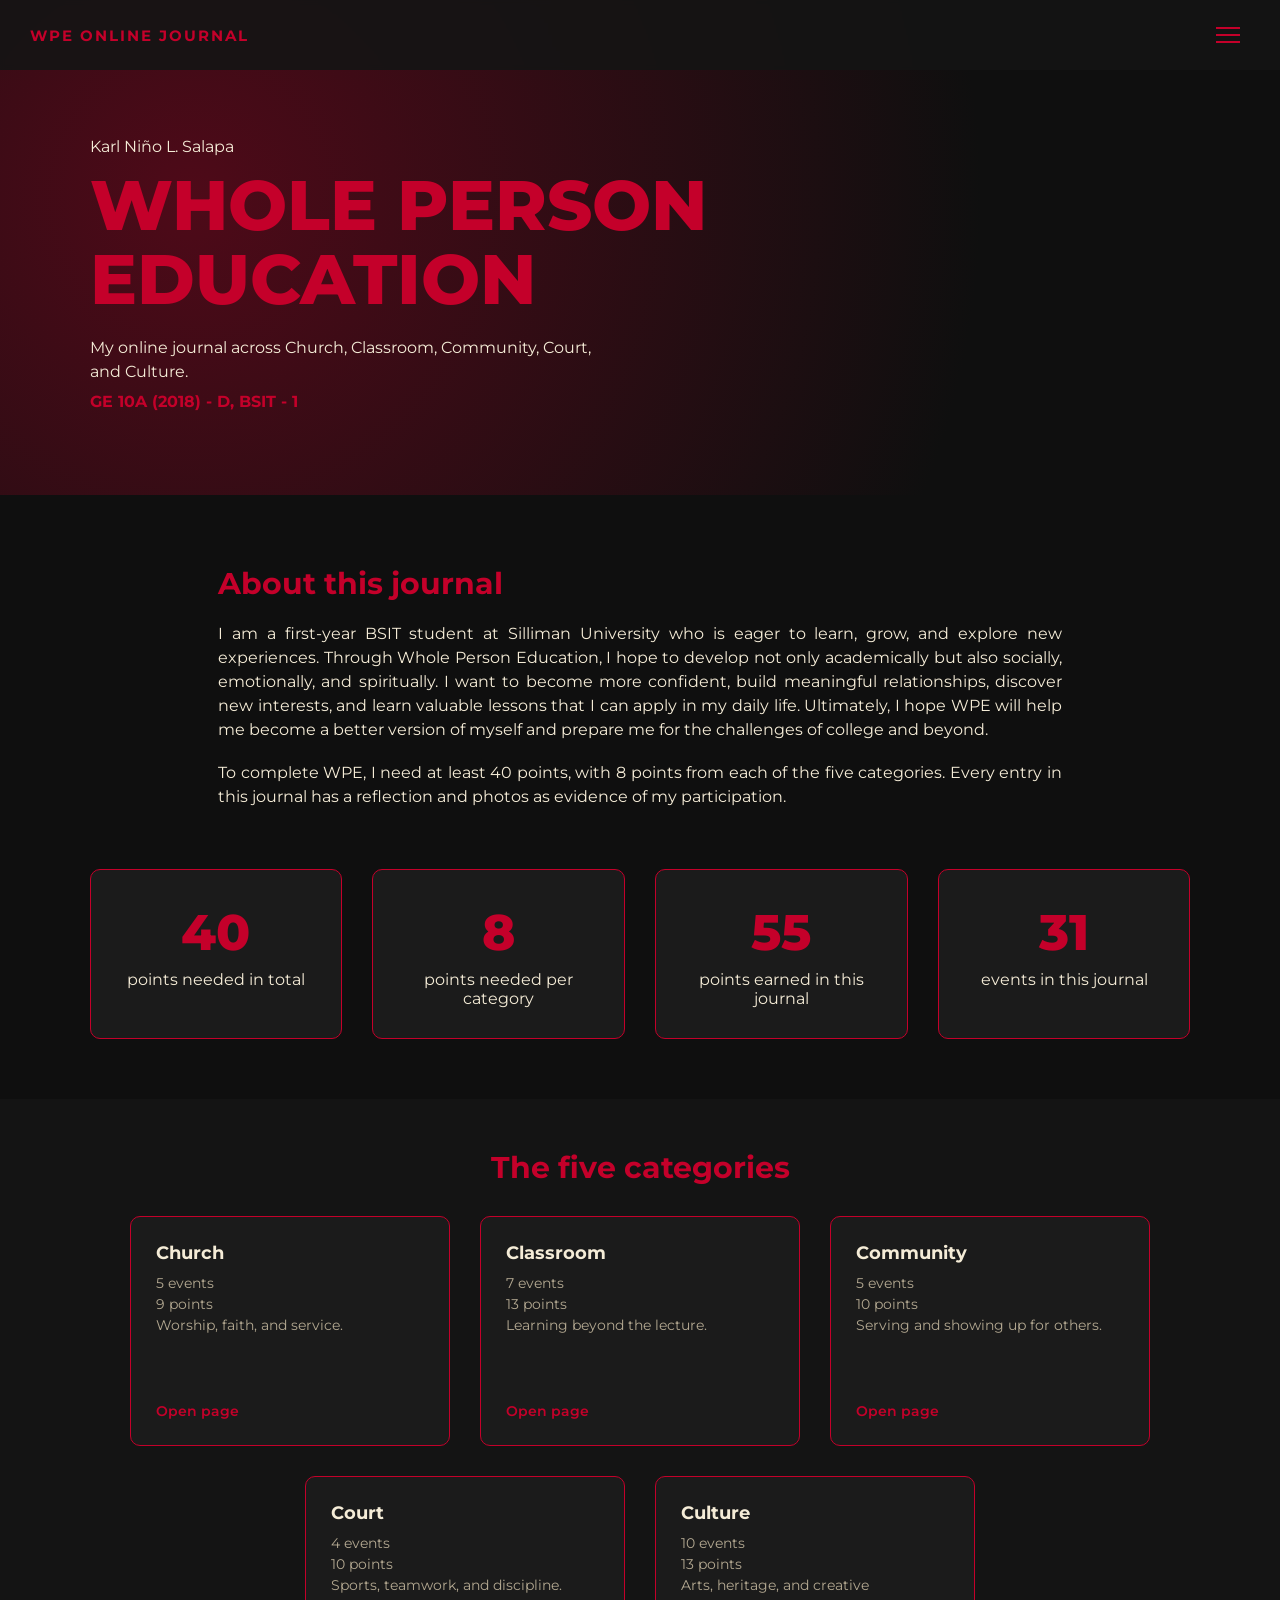
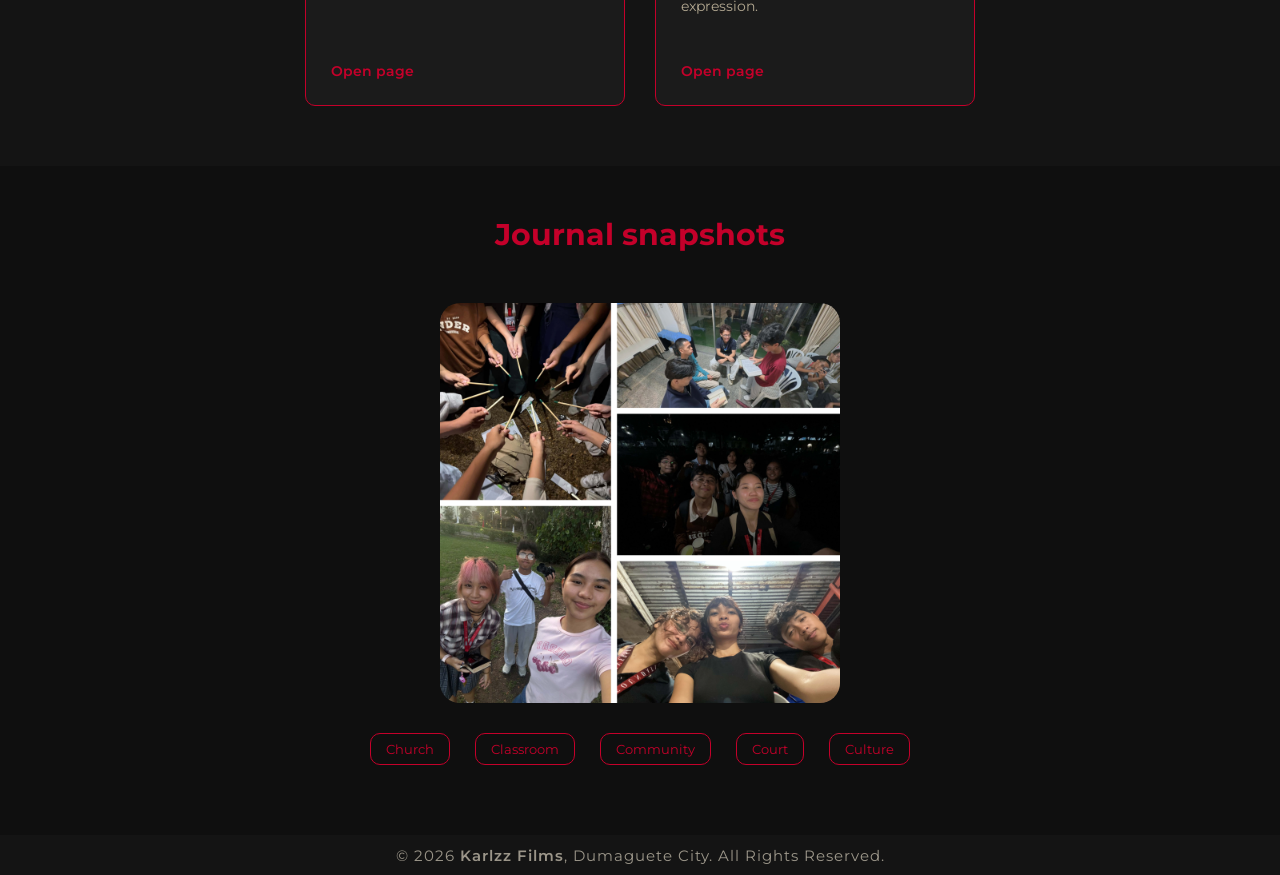
<file: index.html>
<!DOCTYPE html>
<html>
	<head>
		<meta charset="UTF-8">
		<meta name="viewport" content="width=device-width, initial-scale=1">
		<title>Main | WPE Online Journal</title>
		<link rel="shortcut icon" href="IMAGES/Icons/favicon.ico" type="image/x-icon">
		<link rel="stylesheet" href="CSS/global.css">
		<link rel="stylesheet" href="CSS/darktheme.css" id="changeTheme">
	</head>

	<body>
		<div class="topsection">
			<!--Header Section-->
			<div class="header">
				<h2>WPE Online Journal</h2>
			</div>

			<!--Navigation Section (hamburger menu)-->
			<div class="nav">
				<details class="menu">
					<summary class="menubtn" aria-label="Open menu"><span></span><span></span><span></span></summary>
					<div class="menupanel">
						<a href="index.html" id="active">Home</a>
						<a href="HTML/church.html">Church</a>
						<a href="HTML/classroom.html">Classroom</a>
						<a href="HTML/community.html">Community</a>
						<a href="HTML/court.html">Court</a>
						<a href="HTML/culture.html">Culture</a>
						<div class="menutheme">
							<p><img src="IMAGES/Icons/themeicon1.png" alt="Theme Icon" id="themeicon">Theme</p>
							<div>
								<button class="themebtn" onclick="darkTheme()">Dark</button>
								<button class="themebtn" onclick="lightTheme()">Light</button>
							</div>
						</div>
					</div>
				</details>
			</div>
		</div>

		<!--Main Section-->
		<div class="main">
			<div class="herophotocontainer">
				<div class="herotext">
					<p>Karl Niño L. Salapa</p>
					<h1>Whole Person<br>Education</h1>
					<p>My online journal across Church, Classroom, Community, Court, and Culture.</p>
					<p><b>GE 10A (2018) - D, BSIT - 1</b></p>
				</div>
			</div>
			<div class="section">
				<div class="introduction">
					<h2>About this journal</h2>
					<p>I am a first-year BSIT student at Silliman University who is eager to learn, grow, and explore new experiences. Through Whole Person Education, I hope to develop not only academically but also socially, emotionally, and spiritually. I want to become more confident, build meaningful relationships, discover new interests, and learn valuable lessons that I can apply in my daily life. Ultimately, I hope WPE will help me become a better version of myself and prepare me for the challenges of college and beyond.
</p>
					<br>
					<p>To complete WPE, I need at least 40 points, with 8 points from each of the five categories. Every entry in this journal has a reflection and photos as evidence of my participation.</p>
				</div>
				<div class="stats">
					<div class="card statcard"><h3>40</h3><span>points needed in total</span></div>
					<div class="card statcard"><h3>8</h3><span>points needed per category</span></div>
					<div class="card statcard"><h3>55</h3><span>points earned in this journal</span></div>
					<div class="card statcard"><h3>31</h3><span>events in this journal</span></div>
				</div>
				<div class="section1">
					<h2>The five categories</h2>
					<div class="cards">
				<a href="HTML/church.html" class="card catcard">
					<h3>Church</h3>
					<span class="carddate">5 events</span>
					<span class="cardpoints">9 points</span>
					<span class="cardtag">Worship, faith, and service.</span>
					<span class="cardhint"></span>
				</a>
				<a href="HTML/classroom.html" class="card catcard">
					<h3>Classroom</h3>
					<span class="carddate">7 events</span>
					<span class="cardpoints">13 points</span>
					<span class="cardtag">Learning beyond the lecture.</span>
					<span class="cardhint"></span>
				</a>
				<a href="HTML/community.html" class="card catcard">
					<h3>Community</h3>
					<span class="carddate">5 events</span>
					<span class="cardpoints">10 points</span>
					<span class="cardtag">Serving and showing up for others.</span>
					<span class="cardhint"></span>
				</a>
				<a href="HTML/court.html" class="card catcard">
					<h3>Court</h3>
					<span class="carddate">4 events</span>
					<span class="cardpoints">10 points</span>
					<span class="cardtag">Sports, teamwork, and discipline.</span>
					<span class="cardhint"></span>
				</a>
				<a href="HTML/culture.html" class="card catcard">
					<h3>Culture</h3>
					<span class="carddate">10 events</span>
					<span class="cardpoints">13 points</span>
					<span class="cardtag">Arts, heritage, and creative expression.</span>
					<span class="cardhint"></span>
				</a>
					</div>
				</div>
				<div class="timeline">
					<h2>Journal snapshots</h2>
					<img src="IMAGES/Photos/churchsnap.png" alt="Journal snapshot" id="timelinephoto">
					<div class="timelinebtns">
						<button class="timelinebtn" onclick="document.getElementById('timelinephoto').src = 'IMAGES/Photos/churchsnap.png'">Church</button>
						<button class="timelinebtn" onclick="document.getElementById('timelinephoto').src = 'IMAGES/Photos/classroomsnap.png'">Classroom</button>
						<button class="timelinebtn" onclick="document.getElementById('timelinephoto').src = 'IMAGES/Photos/communitysnap.png'">Community</button>
						<button class="timelinebtn" onclick="document.getElementById('timelinephoto').src = 'IMAGES/Photos/courtsnap.png'">Court</button>
						<button class="timelinebtn" onclick="document.getElementById('timelinephoto').src = 'IMAGES/Photos/culturesnap.png'">Culture</button>
					</div>
				</div>
			</div>
		</div>

		<!--Footer Section-->
		<div class="footer">
			<p>
				&copy; 2026 <a href="https://linktr.ee/karlzzfilms" target="_blank">Karlzz Films</a>, Dumaguete City. All Rights Reserved.
			</p>
		</div>
		<script src="../JS/functionality.js"></script>
	</body>
</html>
</file>
<file: CSS/global.css>
@import url('https://fonts.googleapis.com/css2?family=Montserrat:ital,wght@0,100..900;1,100..900&display=swap');

* {
	box-sizing: border-box;
	padding: 0;
	margin: 0;
}

body {
	width: 100%;
	font-family: Montserrat, sans-serif;
	background-color: var(--bg);
	color: var(--text);
}

b, strong {
	font-weight: 700;
	color: var(--accent);
}

/* ---------- Top bar + hamburger menu ---------- */
.topsection {
	width: 100%;
	height: 70px;
	position: fixed;
	display: flex;
	align-items: center;
	justify-content: space-between;
	z-index: 999;
	backdrop-filter: blur(2px);
	background: var(--bar);
}

.header {
	padding: 0 20px 0 clamp(20px, 3vw, 30px);
}

.header h2 {
	font-size: 15px;
	letter-spacing: 2px;
	text-transform: uppercase;
	color: var(--accent);
}

.nav {
	margin-left: auto;
	padding: 0 clamp(12px, 3vw, 30px);
}

.menu {
	position: relative;
}

.menubtn {
	display: block;
	width: 44px;
	height: 44px;
	padding: 14px 10px;
	list-style: none;
	cursor: pointer;
}

.menubtn::-webkit-details-marker {
	display: none;
}

.menubtn span {
	display: block;
	height: 2px;
	background-color: var(--accent);
	transition: transform 0.3s ease, opacity 0.3s ease;
}

.menubtn span + span {
	margin-top: 5px;
}

.menu[open] .menubtn span:nth-child(1) {
	transform: translateY(7px) rotate(45deg);
}

.menu[open] .menubtn span:nth-child(2) {
	opacity: 0;
}

.menu[open] .menubtn span:nth-child(3) {
	transform: translateY(-7px) rotate(-45deg);
}

.menupanel {
	position: absolute;
	right: 0;
	top: 54px;
	width: 230px;
	max-width: calc(100vw - 24px);
	max-height: calc(100vh - 90px);
	overflow-y: auto;
	border: 1px solid var(--accent);
	border-radius: 10px;
	background-color: var(--bar);
	backdrop-filter: blur(6px);
	box-shadow: 0 12px 25px var(--shadow);
	animation: openCard 0.3s ease;
}

.menupanel a {
	display: block;
	padding: 14px 20px;
	font-size: 14px;
	letter-spacing: 1px;
	text-transform: uppercase;
	text-decoration: none;
	color: var(--text);
	transition: background-color 0.2s ease, color 0.2s ease, padding-left 0.2s ease;
}

.menupanel a:hover {
	color: var(--onaccent);
	background-color: var(--accent);
	padding-left: 26px;
}

.menupanel a#active {
	color: var(--accent);
	font-weight: 600;
}

.menupanel a#active:hover {
	color: var(--onaccent);
}

.menutheme {
	padding: 14px 20px;
	border-top: 1px solid var(--accent);
}

.menutheme p {
	display: flex;
	align-items: center;
	gap: 10px;
	margin-bottom: 10px;
	font-size: 14px;
	color: var(--muted);
}

.menutheme img {
	width: 20px;
}

.menutheme div {
	display: flex;
	gap: 10px;
}

button.themebtn {
	flex: 1;
	padding: 8px 10px;
	border: 1px solid var(--accent);
	border-radius: 10px;
	background: none;
	color: var(--accent);
	font-family: Montserrat, sans-serif;
	cursor: pointer;
	transition: all 0.2s ease;
}

button.themebtn:hover {
	color: var(--onaccent);
	background-color: var(--accent);
}

/* ---------- Hero ---------- */
.herophotocontainer {
	width: 100%;
	min-height: 55vh;
	display: flex;
	align-items: center;
	padding: 120px clamp(25px, 7vw, 100px) 60px;
	background: radial-gradient(circle at 15% 40%, var(--shadow), var(--bg) 70%);
}

.herotext h1 {
	font-size: clamp(36px, 7vw, 70px);
	font-weight: 800;
	line-height: 1.05;
	text-transform: uppercase;
	color: var(--accent);
	margin: 10px 0 20px;
}

.herotext p {
	font-size: 16px;
	line-height: 1.5;
	max-width: 520px;
	margin-bottom: 6px;
}

/* ---------- Sections ---------- */
.section {
	width: 100%;
	background-color: var(--bg);
	padding-top: 20px;
}

.section h2 {
	font-size: clamp(24px, 4vw, 30px);
	font-weight: 700;
	color: var(--accent);
	margin-bottom: 20px;
}

.section p {
	text-align: justify;
	font-size: 16px;
	line-height: 1.5;
}

.introduction {
	max-width: 1100px;
	margin: 0 auto;
	padding: 50px clamp(25px, 10vw, 200px);
}

.section1 {
	width: 100%;
	padding: 50px clamp(25px, 7vw, 100px);
	background-color: var(--bg2);
}

.section1 h2 {
	text-align: center;
}

/* ---------- Cards (all the same size, centered) ---------- */
.cards {
	display: flex;
	flex-wrap: wrap;
	justify-content: center;
	align-items: flex-start;
	gap: 30px;
	padding: 30px clamp(20px, 7vw, 100px) 80px;
}

.section1 .cards {
	padding: 10px 0;
}

.card {
	display: block;
	background-color: var(--card);
	color: var(--text);
	border: 1px solid var(--accent);
	border-radius: 10px;
	overflow: hidden;
	text-decoration: none;
	transition: transform 0.3s ease, box-shadow 0.3s ease;
}

.card:hover {
	transform: translateY(-8px);
	box-shadow: 0 12px 25px var(--shadow);
}

.cards > .card {
	flex: 0 1 320px;
	min-width: 0;
}

details.card[open] {
	flex: 0 0 100%;
}

details.card[open]:hover {
	transform: none;
}

.card summary {
	display: block;
	list-style: none;
	cursor: pointer;
}

.card summary::-webkit-details-marker {
	display: none;
}

.cardcover {
	display: block;
	width: 100%;
	height: 180px;
	object-fit: cover;
	background-color: var(--bg2);
	transition: transform 0.4s ease;
}

.card:hover .cardcover {
	transform: scale(1.05);
}

details.card[open] .cardcover {
	height: clamp(180px, 30vw, 260px);
}

.cardinfo {
	height: 220px;
	padding: 20px;
	display: flex;
	flex-direction: column;
}

details.card[open] .cardinfo {
	height: auto;
}

.card h3 {
	display: -webkit-box;
	-webkit-line-clamp: 3;
	line-clamp: 3;
	-webkit-box-orient: vertical;
	overflow: hidden;
	font-size: 18px;
	font-weight: 700;
	line-height: 1.3;
	margin-bottom: 8px;
}

details.card[open] h3 {
	display: block;
}

.carddate, .cardpoints, .cardtag {
	display: block;
	font-size: 14px;
	line-height: 1.5;
	color: var(--muted);
}

.cardhint {
	display: block;
	margin-top: auto;
	padding-top: 15px;
	font-size: 14px;
	font-weight: 600;
	color: var(--accent);
}

.cardhint::before {
	content: "+ Read reflection";
}

details[open] .cardhint::before {
	content: "\2212  Close reflection";
}

.catcard {
	display: flex;
	flex-direction: column;
	height: 230px;
	padding: 25px;
}

.catcard .cardhint::before {
	content: "Open page";
}

.cardbody {
	padding: 0 clamp(20px, 4vw, 30px) 30px;
	border-top: 1px solid var(--accent);
	animation: openCard 0.5s ease;
}

@keyframes openCard {
	from {
		opacity: 0;
		transform: translateY(-15px);
	}
	to {
		opacity: 1;
		transform: translateY(0);
	}
}

.cardbody h4 {
	font-size: 16px;
	font-weight: 700;
	color: var(--accent);
	margin: 25px 0 8px;
}

.cardbody p {
	max-width: 750px;
	text-align: left;
}

.cardbody p + p {
	margin-top: 12px;
}

.cardmeta {
	display: grid;
	grid-template-columns: max-content 1fr;
	gap: 6px 20px;
	margin-top: 20px;
	font-size: 15px;
	line-height: 1.5;
}

.cardmeta dt {
	font-weight: 600;
	color: var(--muted);
}

.evidence {
	display: flex;
	flex-wrap: wrap;
	gap: 15px;
	margin-top: 10px;
}

.evidence img {
	width: auto;
	max-width: 100%;
	height: 200px;
	object-fit: cover;
	border-radius: 10px;
	transition: transform 0.3s ease;
}

.evidence img:hover {
	transform: scale(1.04);
}

.cardbody video {
	display: block;
	width: 100%;
	max-width: 640px;
	margin-top: 10px;
	border-radius: 10px;
	background-color: var(--bg2);
}

/* ---------- Stats ---------- */
.stats {
	display: flex;
	flex-wrap: wrap;
	justify-content: center;
	gap: 30px;
	padding: 10px clamp(20px, 7vw, 100px) 60px;
}

.statcard {
	flex: 1 1 200px;
	max-width: 260px;
	padding: 30px;
	text-align: center;
}

.statcard h3 {
	font-size: clamp(36px, 8vw, 50px);
	font-weight: 800;
	color: var(--accent);
	margin-bottom: 5px;
}

/* ---------- Photo switcher ---------- */
.timeline {
	display: flex;
	flex-direction: column;
	align-items: center;
	gap: 30px;
	padding: 50px clamp(20px, 10vw, 200px);
}

.timeline img {
	width: auto;
	max-width: 100%;
	height: clamp(220px, 45vw, 400px);
	object-fit: cover;
	border-radius: 20px;
}

.timelinebtns {
	display: flex;
	flex-wrap: wrap;
	justify-content: center;
	gap: 15px 25px;
	margin-bottom: 20px;
}

.timelinebtn {
	border: 1px solid var(--accent);
	color: var(--accent);
	border-radius: 10px;
	padding: 7px 15px;
	background: none;
	font-family: Montserrat, sans-serif;
	cursor: pointer;
	transition: all 0.2s ease;
}

.timelinebtn:hover {
	color: var(--onaccent);
	background-color: var(--accent);
	transform: translateY(-3px);
}

/* ---------- Footer ---------- */
.footer {
	width: 100%;
	min-height: 40px;
	background-color: var(--bg2);
	display: flex;
	justify-content: center;
	align-items: center;
}

.footer p {
	padding: 10px 15px;
	font-size: 15px;
	letter-spacing: 1px;
	text-align: center;
	color: var(--text);
	opacity: 0.6;
	transition: opacity 0.3s ease;
}

.footer p:hover {
	opacity: 1;
}

.footer a {
	color: var(--text);
	text-decoration: none;
	font-weight: 600;
	transition: color 0.3s ease;
}

.footer a:hover {
	color: var(--accent);
}

/* ---------- Keyboard focus + reduced motion ---------- */
summary:focus-visible, .card:focus-visible, button:focus-visible, a:focus-visible {
	outline: 2px solid var(--accent);
	outline-offset: 3px;
}

@media (prefers-reduced-motion: reduce) {
	* {
		transition: none !important;
		animation: none !important;
	}
}

/* ---------- Phones ---------- */
@media (max-width: 600px) {
	.header h2 {
		font-size: 12px;
		letter-spacing: 1px;
	}

	.herophotocontainer {
		min-height: 45vh;
		padding-top: 110px;
	}

	.section p {
		text-align: left;
	}

	.cardmeta {
		grid-template-columns: 1fr;
		gap: 0;
	}

	.cardmeta dd {
		margin-bottom: 10px;
	}

	.footer p {
		font-size: 12px;
		letter-spacing: 0;
	}
}
</file>
<file: CSS/darktheme.css>
/* Dark theme: black background, cream text, red-maroon accent */
:root {
	--bg: #0f0f0f;
	--bg2: rgb(20, 20, 20);
	--bar: rgba(20, 20, 20, 0.9);
	--card: rgb(27, 27, 27);
	--text: #f5ecd7;
	--muted: #b3a891;
	--accent: rgb(196, 0, 42);
	--onaccent: #f5ecd7;
	--shadow: rgba(196, 0, 42, 0.35);
}
</file>
